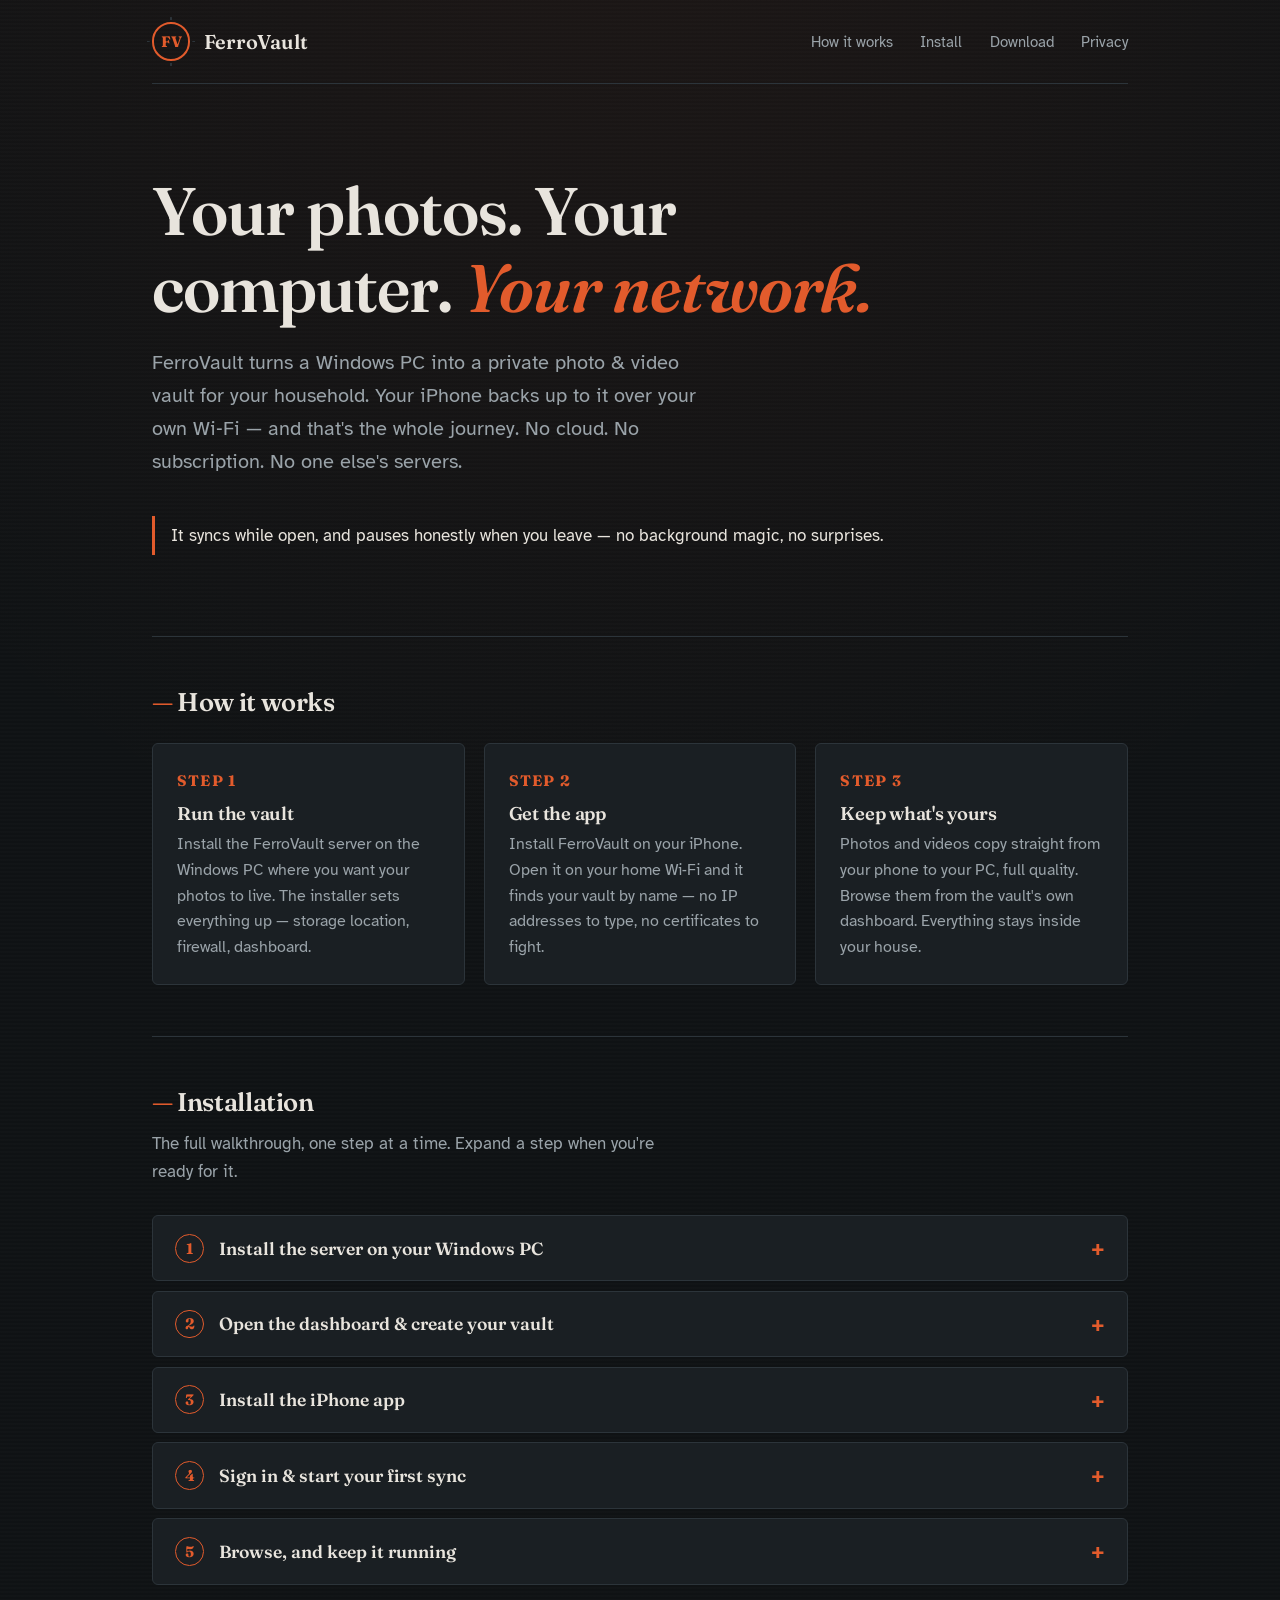
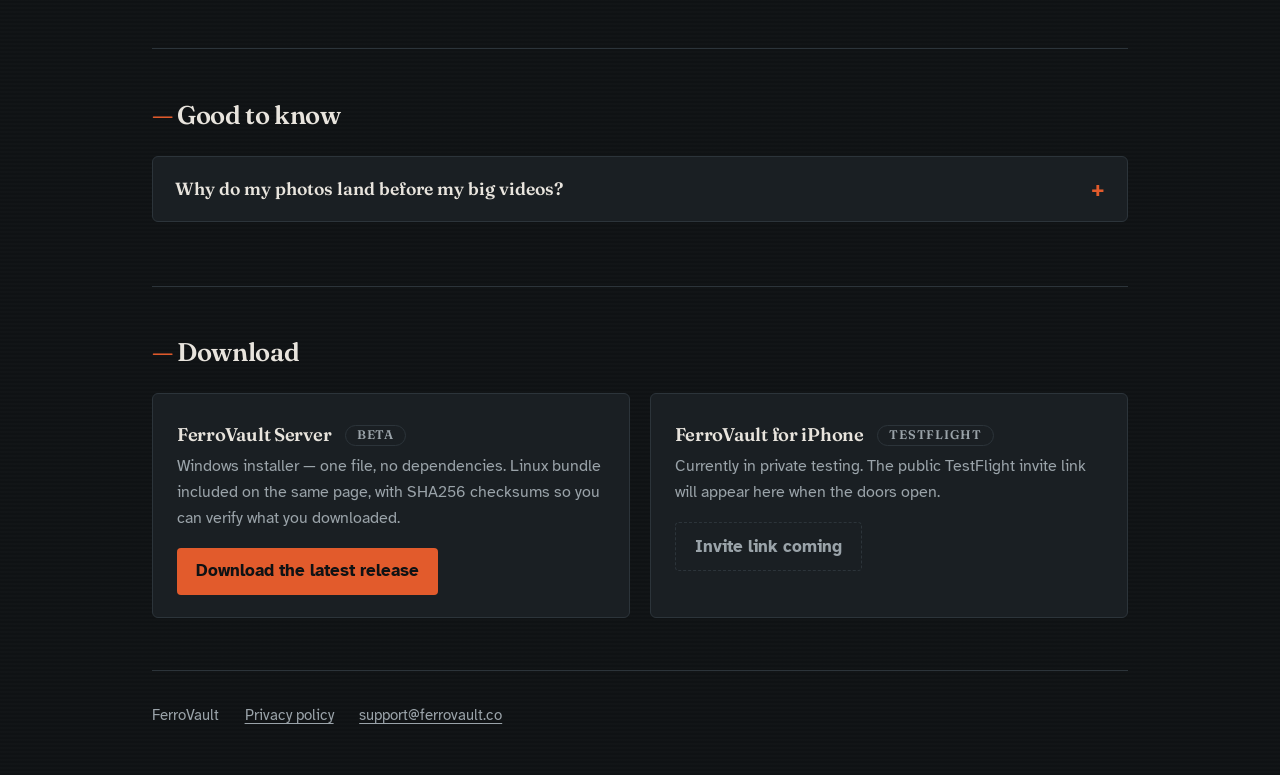
<file: index.html>
<!DOCTYPE html>
<html lang="en">
<head>
<meta charset="utf-8">
<meta name="viewport" content="width=device-width, initial-scale=1">
<title>FerroVault — your photos, on your own computer</title>
<meta name="description" content="FerroVault is a self-hosted photo and video server for your home network. Your iPhone syncs to your own PC — no cloud, no accounts, no tracking.">
<link rel="preconnect" href="https://fonts.googleapis.com">
<link rel="preconnect" href="https://fonts.gstatic.com" crossorigin>
<link href="https://fonts.googleapis.com/css2?family=Fraunces:ital,wght@0,400;0,600;0,700;1,600&family=Atkinson+Hyperlegible:ital,wght@0,400;0,700;1,400&display=swap" rel="stylesheet">
<link rel="stylesheet" href="styles.css">
<link rel="icon" type="image/svg+xml" href="favicon.svg">
</head>
<body>
<div class="wrap">

  <header class="site">
    <div class="dial" aria-hidden="true">FV</div>
    <div class="name">FerroVault</div>
    <nav>
      <a href="#how">How it works</a>
      <a href="#install">Install</a>
      <a href="#download">Download</a>
      <a href="privacy.html">Privacy</a>
    </nav>
  </header>

  <main>
    <div class="hero">
      <h1>Your photos. Your computer. <em>Your network.</em></h1>
      <p class="lede">FerroVault turns a Windows PC into a private photo &amp; video vault for your household. Your iPhone backs up to it over your own Wi&#8209;Fi — and that's the whole journey. No cloud. No subscription. No one else's servers.</p>
      <p class="vow">It syncs while open, and pauses honestly when you leave — no background magic, no surprises.</p>
    </div>

    <section id="how">
      <h2>How it works</h2>
      <div class="cols">
        <div class="card">
          <span class="step">Step 1</span>
          <h3>Run the vault</h3>
          <p>Install the FerroVault server on the Windows PC where you want your photos to live. The installer sets everything up — storage location, firewall, dashboard.</p>
        </div>
        <div class="card">
          <span class="step">Step 2</span>
          <h3>Get the app</h3>
          <p>Install FerroVault on your iPhone. Open it on your home Wi&#8209;Fi and it finds your vault by name — no IP addresses to type, no certificates to fight.</p>
        </div>
        <div class="card">
          <span class="step">Step 3</span>
          <h3>Keep what's yours</h3>
          <p>Photos and videos copy straight from your phone to your PC, full quality. Browse them from the vault's own dashboard. Everything stays inside your house.</p>
        </div>
      </div>
    </section>

    <section id="install">
      <h2>Installation</h2>
      <p class="section-lede">The full walkthrough, one step at a time. Expand a step when you're ready for it.</p>

      <details class="acc">
        <summary><span class="acc-n">1</span> Install the server on your Windows PC</summary>
        <div class="acc-body">
          <p>Download the FerroVault installer (see <a href="#download">Download</a> below) and run it on the PC that will hold your library — ideally one that stays on and has room to grow.</p>
          <p>The installer is self-contained: it brings its own runtime, sets up the Windows service so the vault starts with your PC, and opens the one local-network port it needs. You'll choose a <strong>storage folder</strong> — point it at the drive with the space (an internal or always-connected external drive).</p>
        </div>
      </details>

      <details class="acc">
        <summary><span class="acc-n">2</span> Open the dashboard &amp; create your vault</summary>
        <div class="acc-body">
          <p>When setup finishes, the vault's dashboard opens in your browser on the PC. You'll create an <strong>admin account</strong> (this stays on your machine — there's no FerroVault account anywhere else) and confirm the storage location.</p>
          <p>That's the server done. It now waits quietly on your home network for your phone.</p>
        </div>
      </details>

      <details class="acc">
        <summary><span class="acc-n">3</span> Install the iPhone app</summary>
        <div class="acc-body">
          <p>Get FerroVault for iPhone (see <a href="#download">Download</a>). During the testing period it's delivered through Apple's TestFlight; a public App Store release follows.</p>
          <p>Open the app while your phone is on the <strong>same Wi-Fi</strong> as the PC. It scans the local network and lists your vault by name — tap it to connect. No IP addresses, no certificate prompts.</p>
        </div>
      </details>

      <details class="acc">
        <summary><span class="acc-n">4</span> Sign in &amp; start your first sync</summary>
        <div class="acc-body">
          <p>Sign in with the admin account you made on the dashboard. Grant the app access to your photos when iOS asks.</p>
          <p>Choose how much to bring over — everything, or a recent window — and start the sync. Photos and videos copy at full quality straight to your PC. <strong>Keep the app open</strong> while it runs; it shows live progress and pauses honestly if you switch away, so nothing is ever half-done in secret.</p>
        </div>
      </details>

      <details class="acc">
        <summary><span class="acc-n">5</span> Browse, and keep it running</summary>
        <div class="acc-body">
          <p>Everything in your vault is browsable from the dashboard on the PC — by date, album, or search — and the files sit in a plain, human-readable folder structure on disk. They're <em>your</em> files; you can open them in Explorer any time.</p>
          <p>Leave the PC on and FerroVault keeps catching new photos each time you open the app on your home network. That's the whole rhythm.</p>
        </div>
      </details>
    </section>

    <section id="faq">
      <h2>Good to know</h2>
      <details class="acc">
        <summary>Why do my photos land before my big videos?</summary>
        <div class="acc-body">
          <p>By default, FerroVault syncs your <strong>smaller files first</strong> — photos pour in quickly, your library fills out fast, and space on your phone frees up sooner. The large videos follow behind. Prefer the big files out of the way first? There's a toggle in the app to prioritize them instead.</p>
        </div>
      </details>
    </section>

    <section id="download">
      <h2>Download</h2>
      <div class="dl">
        <div class="card">
          <h3>FerroVault Server <span class="badge">Beta</span></h3>
          <p>Windows installer — one file, no dependencies. Linux bundle included on the same page, with SHA256 checksums so you can verify what you downloaded.</p>
          <a class="btn" href="https://github.com/matachan/ferrovault-dist/releases/latest" rel="noopener">Download the latest release</a>
        </div>
        <div class="card">
          <h3>FerroVault for iPhone <span class="badge">TestFlight</span></h3>
          <p>Currently in private testing. The public TestFlight invite link will appear here when the doors open.</p>
          <a class="btn" aria-disabled="true">Invite link coming</a>
        </div>
      </div>
    </section>
  </main>

  <footer class="site">
    <span>FerroVault</span>
    <a href="privacy.html">Privacy policy</a>
    <a href="mailto:support@ferrovault.co">support@ferrovault.co</a>
  </footer>

</div>
</body>
</html>
</file>
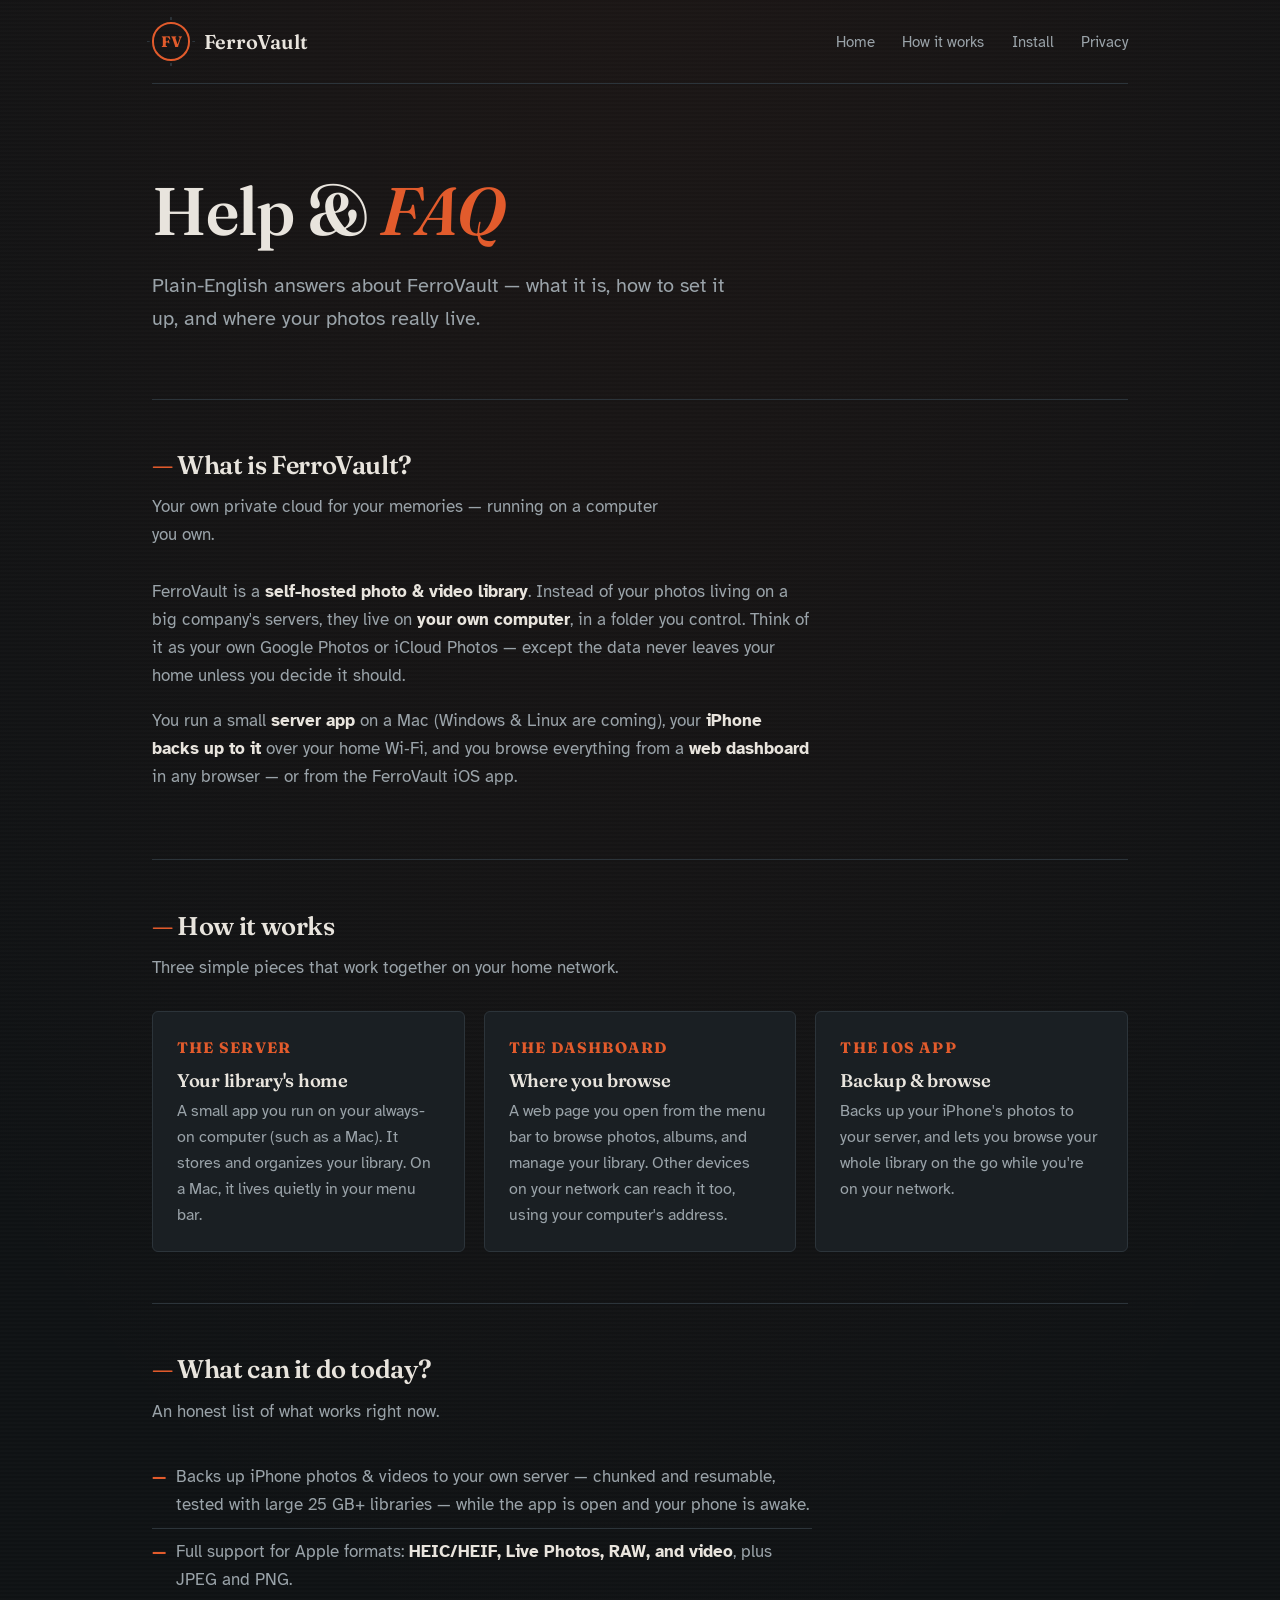
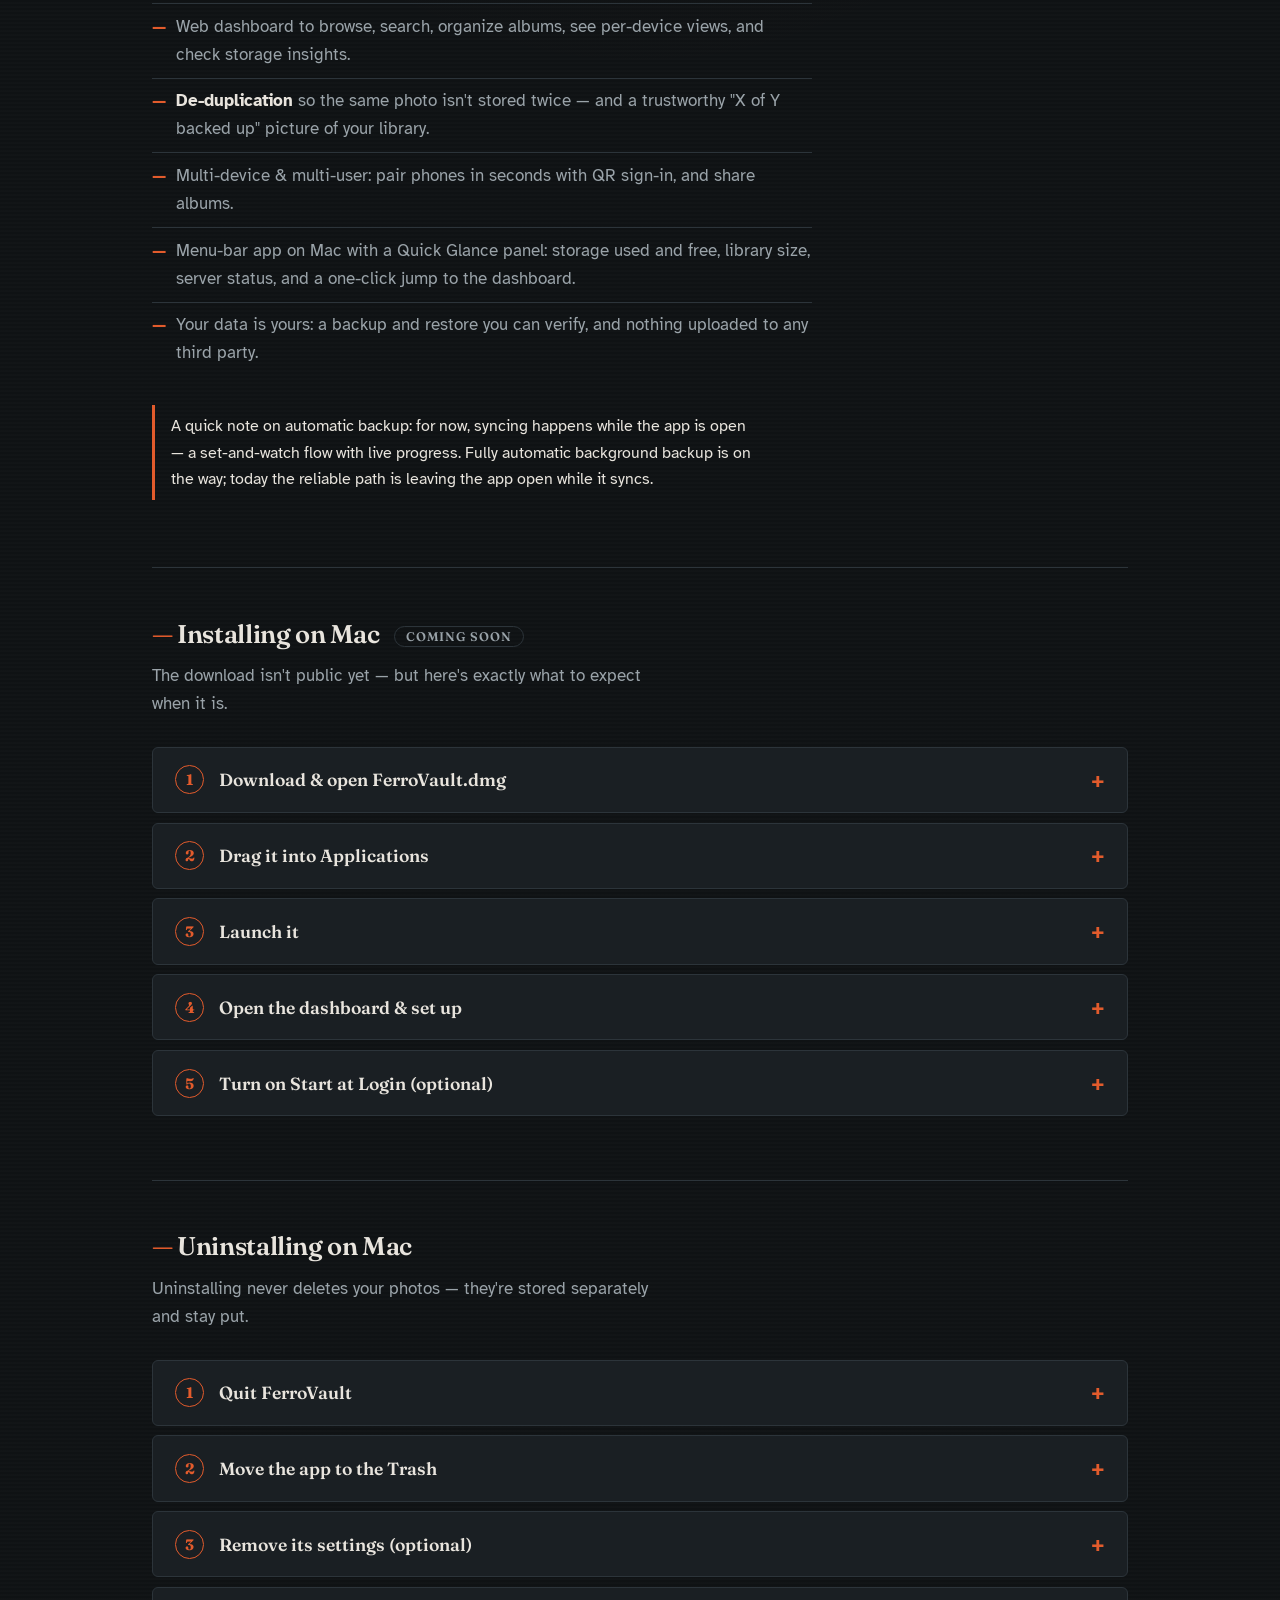
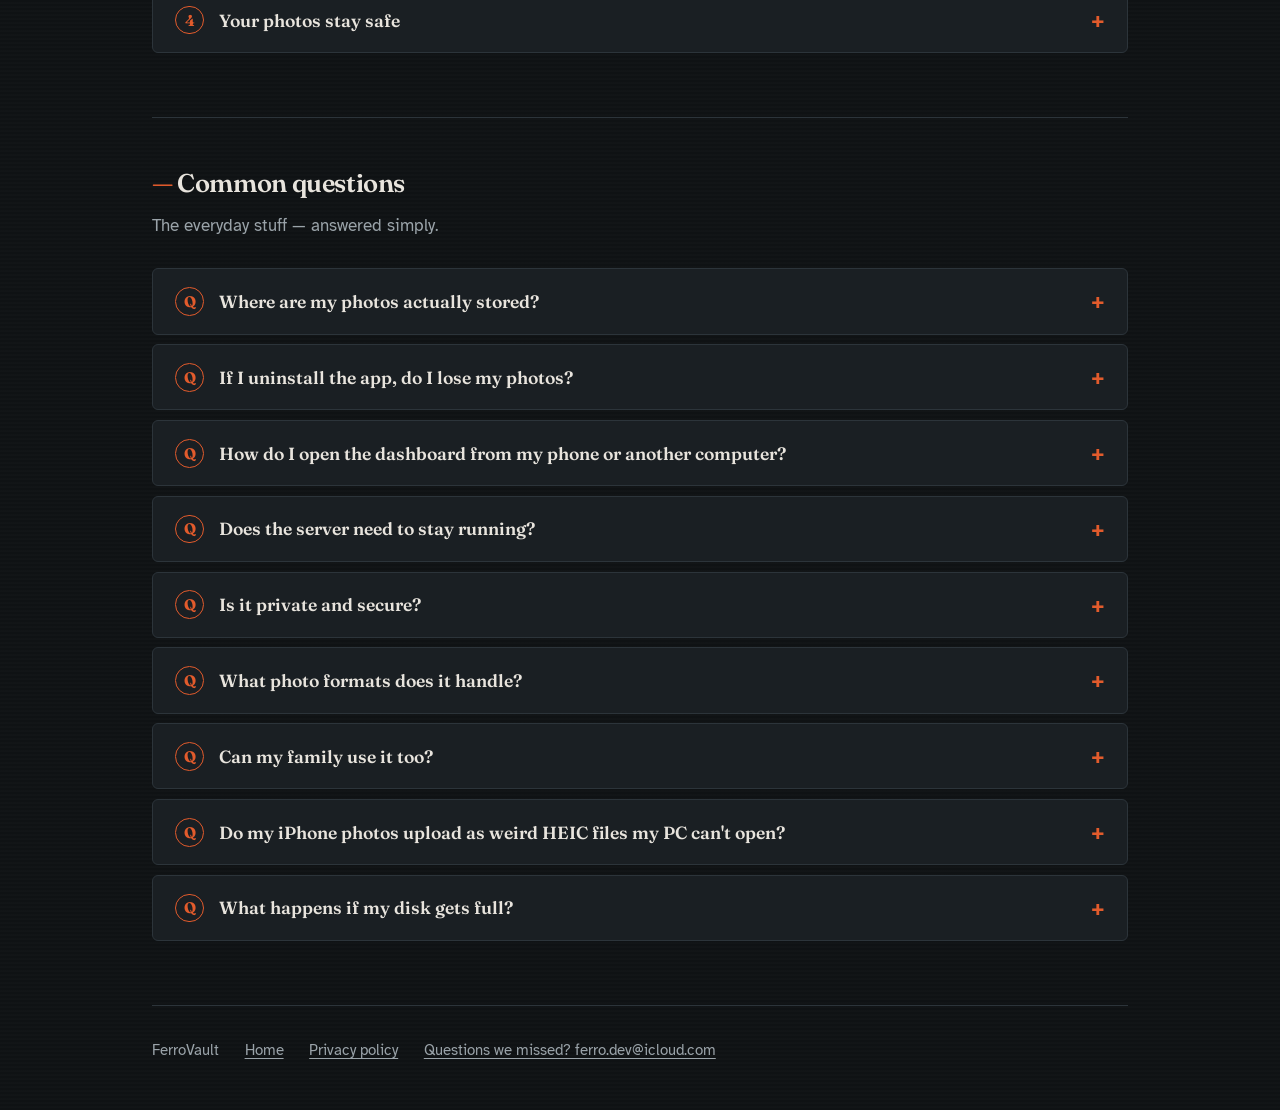
<file: faq.html>
<!DOCTYPE html>
<html lang="en">
<head>
<meta charset="utf-8">
<meta name="viewport" content="width=device-width, initial-scale=1">
<title>FerroVault — Help &amp; FAQ</title>
<meta name="description" content="Friendly answers about FerroVault: what it is, how to install and uninstall it, what it can do today, and where your photos actually live.">
<link rel="preconnect" href="https://fonts.googleapis.com">
<link rel="preconnect" href="https://fonts.gstatic.com" crossorigin>
<link href="https://fonts.googleapis.com/css2?family=Fraunces:ital,wght@0,400;0,600;0,700;1,600&family=Atkinson+Hyperlegible:ital,wght@0,400;0,700;1,400&display=swap" rel="stylesheet">
<link rel="stylesheet" href="styles.css">
<link rel="icon" type="image/svg+xml" href="favicon.svg">
</head>
<body>
<div class="wrap">

  <header class="site">
    <div class="dial" aria-hidden="true">FV</div>
    <div class="name"><a href="index.html" style="color:inherit;text-decoration:none">FerroVault</a></div>
    <nav>
      <a href="index.html">Home</a>
      <a href="index.html#how">How it works</a>
      <a href="index.html#install">Install</a>
      <a href="privacy.html">Privacy</a>
    </nav>
  </header>

  <main>
    <div class="hero">
      <h1>Help &amp; <em>FAQ</em></h1>
      <p class="lede">Plain-English answers about FerroVault — what it is, how to set it up, and where your photos really live.</p>
    </div>

    <section id="what">
      <h2>What is FerroVault?</h2>
      <p class="section-lede">Your own private cloud for your memories — running on a computer you own.</p>
      <p style="color:var(--muted); max-width:60ch;">FerroVault is a <strong style="color:var(--text)">self-hosted photo &amp; video library</strong>. Instead of your photos living on a big company's servers, they live on <strong style="color:var(--text)">your own computer</strong>, in a folder you control. Think of it as your own Google&nbsp;Photos or iCloud&nbsp;Photos — except the data never leaves your home unless you decide it should.</p>
      <p style="color:var(--muted); max-width:60ch;">You run a small <strong style="color:var(--text)">server app</strong> on a Mac (Windows &amp; Linux are coming), your <strong style="color:var(--text)">iPhone backs up to it</strong> over your home Wi&#8209;Fi, and you browse everything from a <strong style="color:var(--text)">web dashboard</strong> in any browser — or from the FerroVault iOS app.</p>
    </section>

    <section id="how">
      <h2>How it works</h2>
      <p class="section-lede">Three simple pieces that work together on your home network.</p>
      <div class="cols">
        <div class="card">
          <span class="step">The server</span>
          <h3>Your library's home</h3>
          <p>A small app you run on your always-on computer (such as a Mac). It stores and organizes your library. On a Mac, it lives quietly in your menu bar.</p>
        </div>
        <div class="card">
          <span class="step">The dashboard</span>
          <h3>Where you browse</h3>
          <p>A web page you open from the menu bar to browse photos, albums, and manage your library. Other devices on your network can reach it too, using your computer's address.</p>
        </div>
        <div class="card">
          <span class="step">The iOS app</span>
          <h3>Backup &amp; browse</h3>
          <p>Backs up your iPhone's photos to your server, and lets you browse your whole library on the go while you're on your network.</p>
        </div>
      </div>
    </section>

    <section id="features">
      <h2>What can it do today?</h2>
      <p class="section-lede">An honest list of what works right now.</p>
      <ul class="feat">
        <li>Backs up iPhone photos &amp; videos to your own server — chunked and resumable, tested with large 25&nbsp;GB+ libraries — while the app is open and your phone is awake.</li>
        <li>Full support for Apple formats: <strong>HEIC/HEIF, Live Photos, RAW, and video</strong>, plus JPEG and PNG.</li>
        <li>Web dashboard to browse, search, organize albums, see per-device views, and check storage insights.</li>
        <li><strong>De-duplication</strong> so the same photo isn't stored twice — and a trustworthy "X of Y backed up" picture of your library.</li>
        <li>Multi-device &amp; multi-user: pair phones in seconds with QR sign-in, and share albums.</li>
        <li>Menu-bar app on Mac with a Quick Glance panel: storage used and free, library size, server status, and a one-click jump to the dashboard.</li>
        <li>Your data is yours: a backup and restore you can verify, and nothing uploaded to any third party.</li>
      </ul>
      <p class="note">A quick note on automatic backup: for now, syncing happens while the app is open — a set-and-watch flow with live progress. Fully automatic background backup is on the way; today the reliable path is leaving the app open while it syncs.</p>
    </section>

    <section id="install">
      <h2>Installing on Mac <span class="badge">Coming&nbsp;soon</span></h2>
      <p class="section-lede">The download isn't public yet — but here's exactly what to expect when it is.</p>

      <details class="acc">
        <summary><span class="acc-n">1</span> Download &amp; open FerroVault.dmg</summary>
        <div class="acc-body">
          <p>Download <strong>FerroVault.dmg</strong> (coming soon) and double-click to open it.</p>
        </div>
      </details>

      <details class="acc">
        <summary><span class="acc-n">2</span> Drag it into Applications</summary>
        <div class="acc-body">
          <p>Drag <strong>FerroVault</strong> into your <strong>Applications</strong> folder, just like any Mac app.</p>
        </div>
      </details>

      <details class="acc">
        <summary><span class="acc-n">3</span> Launch it</summary>
        <div class="acc-body">
          <p>Open FerroVault. It appears in your <strong>menu bar</strong> (top-right of your screen) and starts your server automatically. Because the app is <strong>notarized by Apple</strong>, it opens normally — no scary "unidentified developer" warnings.</p>
        </div>
      </details>

      <details class="acc">
        <summary><span class="acc-n">4</span> Open the dashboard &amp; set up</summary>
        <div class="acc-body">
          <p>Click the menu-bar icon, choose <strong>Open Dashboard</strong>, and follow the quick setup to pick where your library lives and create your account.</p>
        </div>
      </details>

      <details class="acc">
        <summary><span class="acc-n">5</span> Turn on Start at Login (optional)</summary>
        <div class="acc-body">
          <p>Flip on <strong>Start at Login</strong> so your server is always ready whenever your phone wants to back up.</p>
        </div>
      </details>
    </section>

    <section id="uninstall">
      <h2>Uninstalling on Mac</h2>
      <p class="section-lede">Uninstalling never deletes your photos — they're stored separately and stay put.</p>

      <details class="acc">
        <summary><span class="acc-n">1</span> Quit FerroVault</summary>
        <div class="acc-body">
          <p>Click the menu-bar icon, turn off <strong>Start at Login</strong> (if it's on), then choose <strong>Quit FerroVault</strong>.</p>
        </div>
      </details>

      <details class="acc">
        <summary><span class="acc-n">2</span> Move the app to the Trash</summary>
        <div class="acc-body">
          <p>Drag <strong>FerroVault</strong> from your Applications folder to the <strong>Trash</strong>.</p>
        </div>
      </details>

      <details class="acc">
        <summary><span class="acc-n">3</span> Remove its settings (optional)</summary>
        <div class="acc-body">
          <p>For a clean slate, you can delete the app's settings folder at <code>~/Library/Application Support/FerroVault</code>. This is optional.</p>
        </div>
      </details>

      <details class="acc">
        <summary><span class="acc-n">4</span> Your photos stay safe</summary>
        <div class="acc-body">
          <p><strong>Your library and photos are separate and are NOT removed.</strong> They remain in the library folder you chose. Only delete that folder yourself if you also want to erase your media.</p>
        </div>
      </details>
    </section>

    <section id="questions">
      <h2>Common questions</h2>
      <p class="section-lede">The everyday stuff — answered simply.</p>

      <details class="acc">
        <summary><span class="acc-n">Q</span> Where are my photos actually stored?</summary>
        <div class="acc-body">
          <p>On your own computer, in the library folder you pick. They're never sent to FerroVault or any cloud company.</p>
        </div>
      </details>

      <details class="acc">
        <summary><span class="acc-n">Q</span> If I uninstall the app, do I lose my photos?</summary>
        <div class="acc-body">
          <p>No. The app and your photo library are separate — uninstalling removes the app, not your media.</p>
        </div>
      </details>

      <details class="acc">
        <summary><span class="acc-n">Q</span> How do I open the dashboard from my phone or another computer?</summary>
        <div class="acc-body">
          <p>Use your server's network address — your computer's IP, for example <code>http://192.168.1.50:5256</code>. The Mac menu bar has a <strong>Copy LAN URL</strong> button for exactly this. (<code>localhost</code> only works on the computer running the server.)</p>
        </div>
      </details>

      <details class="acc">
        <summary><span class="acc-n">Q</span> Does the server need to stay running?</summary>
        <div class="acc-body">
          <p>Yes — keep the app running (turning on <strong>Start at Login</strong> makes this effortless). Your phone backs up whenever it can reach the server on your network.</p>
        </div>
      </details>

      <details class="acc">
        <summary><span class="acc-n">Q</span> Is it private and secure?</summary>
        <div class="acc-body">
          <p>Your photos stay on your network unless you choose otherwise. The Mac app is Apple-notarized, and access requires your account.</p>
        </div>
      </details>

      <details class="acc">
        <summary><span class="acc-n">Q</span> What photo formats does it handle?</summary>
        <div class="acc-body">
          <p>HEIC/HEIF, Live Photos, RAW, JPEG, PNG, and video.</p>
        </div>
      </details>

      <details class="acc">
        <summary><span class="acc-n">Q</span> Can my family use it too?</summary>
        <div class="acc-body">
          <p>Yes — it supports multiple users and devices. Pair a new phone in seconds with a QR code.</p>
        </div>
      </details>

      <details class="acc">
        <summary><span class="acc-n">Q</span> Do my iPhone photos upload as weird HEIC files my PC can't open?</summary>
        <div class="acc-body">
          <p>FerroVault keeps your originals and can show and serve them properly. An export-to-JPEG option is on the roadmap.</p>
        </div>
      </details>

      <details class="acc">
        <summary><span class="acc-n">Q</span> What happens if my disk gets full?</summary>
        <div class="acc-body">
          <p>The menu-bar Quick Glance shows storage used and free, and warns you before you run out.</p>
        </div>
      </details>
    </section>
  </main>

  <footer class="site">
    <span>FerroVault</span>
    <a href="index.html">Home</a>
    <a href="privacy.html">Privacy policy</a>
    <a href="mailto:ferro.dev@icloud.com">Questions we missed? ferro.dev@icloud.com</a>
  </footer>

</div>
</body>
</html>
</file>
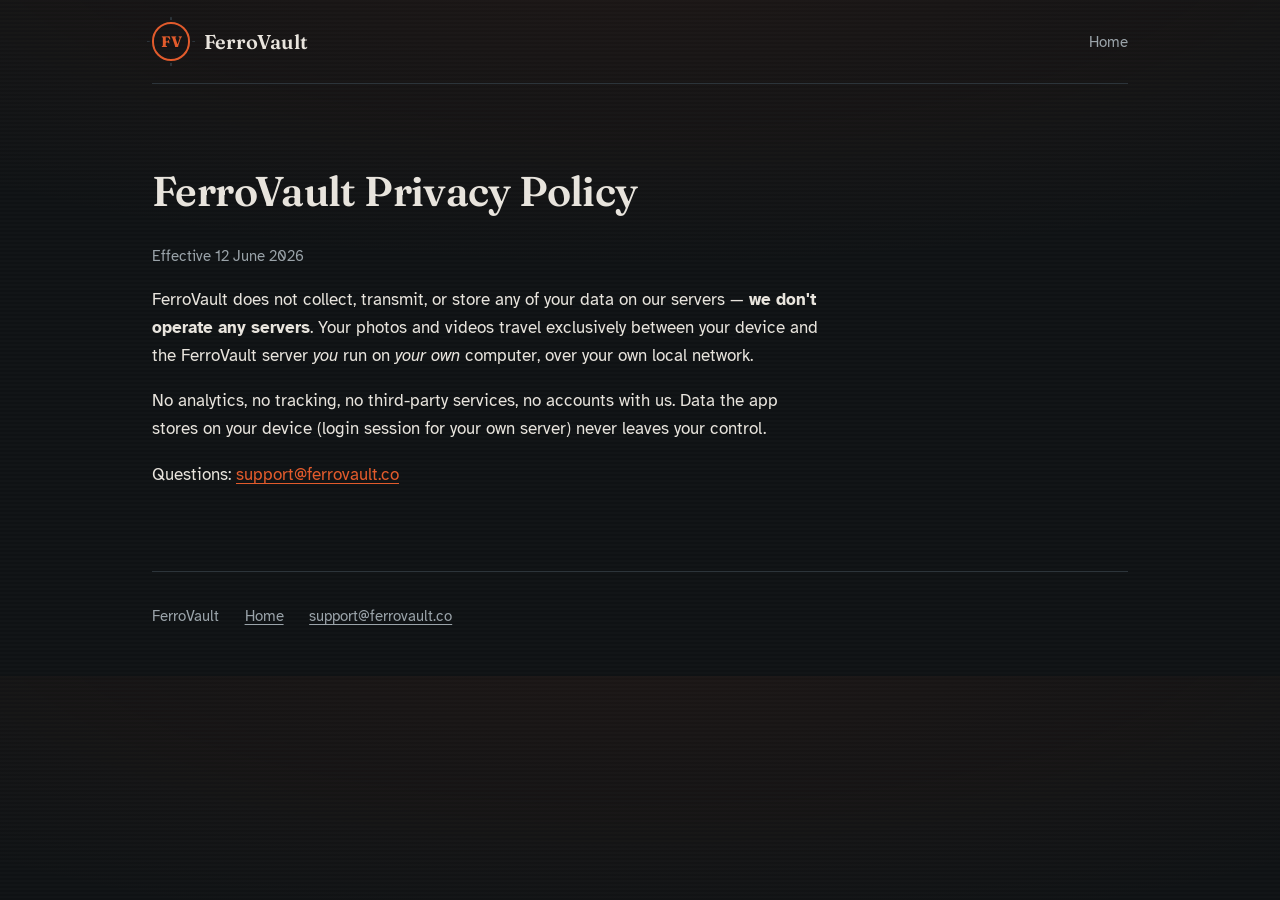
<file: privacy.html>
<!DOCTYPE html>
<html lang="en">
<head>
<meta charset="utf-8">
<meta name="viewport" content="width=device-width, initial-scale=1">
<title>FerroVault — Privacy Policy</title>
<meta name="description" content="FerroVault privacy policy: we don't collect, transmit, or store any of your data — we don't operate any servers.">
<link rel="preconnect" href="https://fonts.googleapis.com">
<link rel="preconnect" href="https://fonts.gstatic.com" crossorigin>
<link href="https://fonts.googleapis.com/css2?family=Fraunces:ital,wght@0,400;0,600;0,700;1,600&family=Atkinson+Hyperlegible:ital,wght@0,400;0,700;1,400&display=swap" rel="stylesheet">
<link rel="stylesheet" href="styles.css">
<link rel="icon" type="image/svg+xml" href="favicon.svg">
</head>
<body>
<div class="wrap">

  <header class="site">
    <div class="dial" aria-hidden="true">FV</div>
    <div class="name"><a href="index.html" style="color:inherit;text-decoration:none">FerroVault</a></div>
    <nav>
      <a href="index.html">Home</a>
    </nav>
  </header>

  <main class="prose">
    <h1>FerroVault Privacy Policy</h1>
    <p class="updated">Effective 12 June 2026</p>

    <p>FerroVault does not collect, transmit, or store any of your data on our servers — <strong>we don't operate any servers</strong>. Your photos and videos travel exclusively between your device and the FerroVault server <em>you</em> run on <em>your own</em> computer, over your own local network.</p>

    <p>No analytics, no tracking, no third-party services, no accounts with us. Data the app stores on your device (login session for your own server) never leaves your control.</p>

    <p>Questions: <a href="mailto:support@ferrovault.co">support@ferrovault.co</a></p>
  </main>

  <footer class="site">
    <span>FerroVault</span>
    <a href="index.html">Home</a>
    <a href="mailto:support@ferrovault.co">support@ferrovault.co</a>
  </footer>

</div>
</body>
</html>
</file>
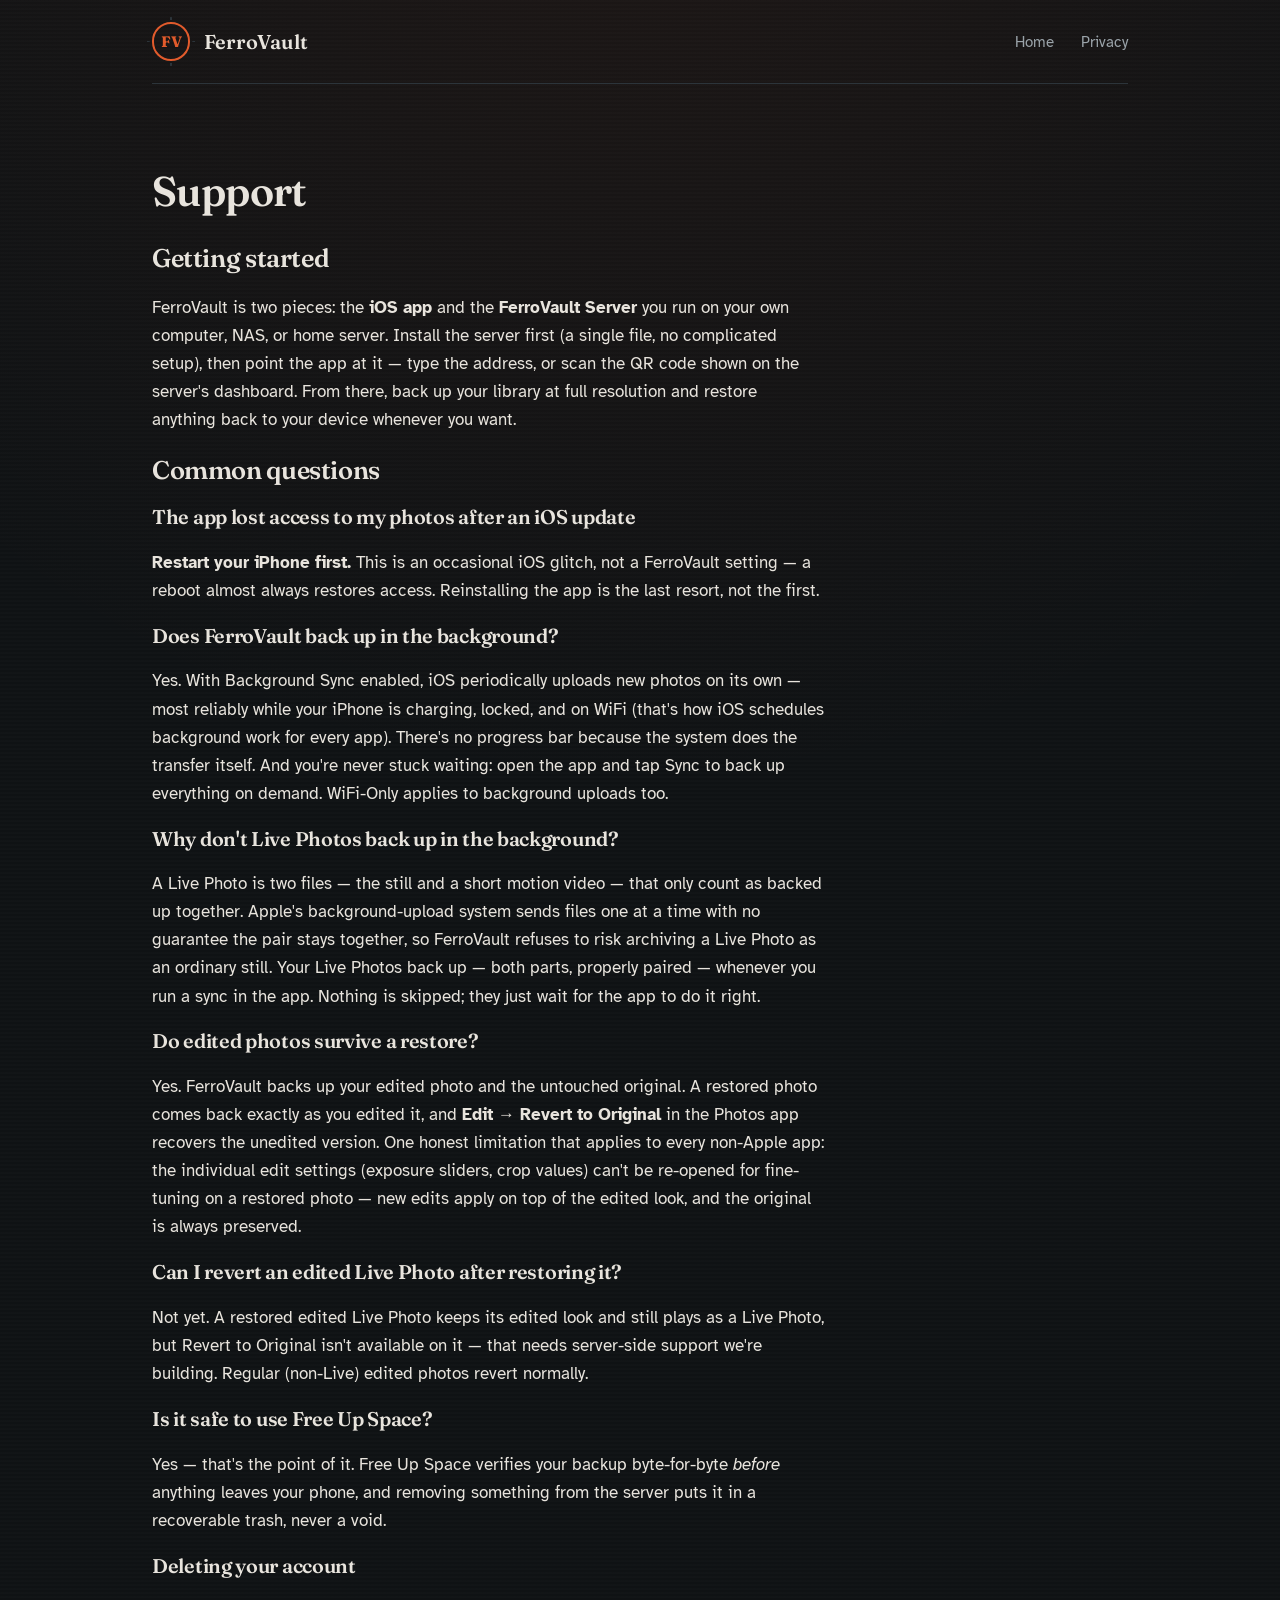
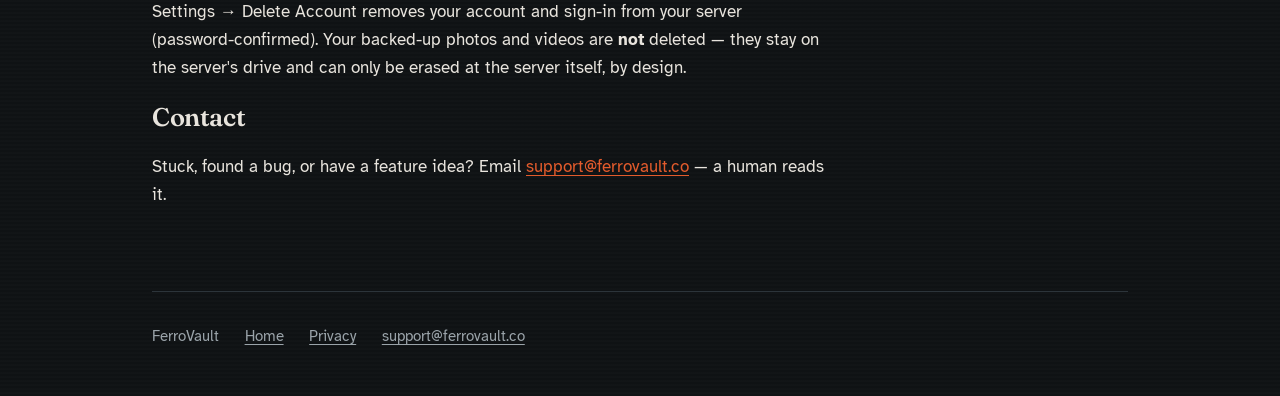
<file: support.html>
<!DOCTYPE html>
<html lang="en">
<head>
<meta charset="utf-8">
<meta name="viewport" content="width=device-width, initial-scale=1">
<title>FerroVault — Support</title>
<meta name="description" content="FerroVault support: getting started, common questions, and how to reach us.">
<link rel="preconnect" href="https://fonts.googleapis.com">
<link rel="preconnect" href="https://fonts.gstatic.com" crossorigin>
<link href="https://fonts.googleapis.com/css2?family=Fraunces:ital,wght@0,400;0,600;0,700;1,600&family=Atkinson+Hyperlegible:ital,wght@0,400;0,700;1,400&display=swap" rel="stylesheet">
<link rel="stylesheet" href="styles.css">
<link rel="icon" type="image/svg+xml" href="favicon.svg">
</head>
<body>
<div class="wrap">

  <header class="site">
    <div class="dial" aria-hidden="true">FV</div>
    <div class="name"><a href="index.html" style="color:inherit;text-decoration:none">FerroVault</a></div>
    <nav>
      <a href="index.html">Home</a>
      <a href="privacy.html">Privacy</a>
    </nav>
  </header>

  <main class="prose">
    <h1>Support</h1>

    <h2>Getting started</h2>
    <p>FerroVault is two pieces: the <strong>iOS app</strong> and the <strong>FerroVault Server</strong> you run on your own computer, NAS, or home server. Install the server first (a single file, no complicated setup), then point the app at it — type the address, or scan the QR code shown on the server's dashboard. From there, back up your library at full resolution and restore anything back to your device whenever you want.</p>

    <h2>Common questions</h2>

    <h3>The app lost access to my photos after an iOS update</h3>
    <p><strong>Restart your iPhone first.</strong> This is an occasional iOS glitch, not a FerroVault setting — a reboot almost always restores access. Reinstalling the app is the last resort, not the first.</p>

    <h3>Does FerroVault back up in the background?</h3>
    <p>Yes. With Background Sync enabled, iOS periodically uploads new photos on its own — most reliably while your iPhone is charging, locked, and on WiFi (that's how iOS schedules background work for every app). There's no progress bar because the system does the transfer itself. And you're never stuck waiting: open the app and tap Sync to back up everything on demand. WiFi-Only applies to background uploads too.</p>

    <h3>Why don't Live Photos back up in the background?</h3>
    <p>A Live Photo is two files — the still and a short motion video — that only count as backed up together. Apple's background-upload system sends files one at a time with no guarantee the pair stays together, so FerroVault refuses to risk archiving a Live Photo as an ordinary still. Your Live Photos back up — both parts, properly paired — whenever you run a sync in the app. Nothing is skipped; they just wait for the app to do it right.</p>

    <h3>Do edited photos survive a restore?</h3>
    <p>Yes. FerroVault backs up your edited photo and the untouched original. A restored photo comes back exactly as you edited it, and <strong>Edit → Revert to Original</strong> in the Photos app recovers the unedited version. One honest limitation that applies to every non-Apple app: the individual edit settings (exposure sliders, crop values) can't be re-opened for fine-tuning on a restored photo — new edits apply on top of the edited look, and the original is always preserved.</p>

    <h3>Can I revert an edited Live Photo after restoring it?</h3>
    <p>Not yet. A restored edited Live Photo keeps its edited look and still plays as a Live Photo, but Revert to Original isn't available on it — that needs server-side support we're building. Regular (non-Live) edited photos revert normally.</p>

    <h3>Is it safe to use Free Up Space?</h3>
    <p>Yes — that's the point of it. Free Up Space verifies your backup byte-for-byte <em>before</em> anything leaves your phone, and removing something from the server puts it in a recoverable trash, never a void.</p>

    <h3>Deleting your account</h3>
    <p>Settings → Delete Account removes your account and sign-in from your server (password-confirmed). Your backed-up photos and videos are <strong>not</strong> deleted — they stay on the server's drive and can only be erased at the server itself, by design.</p>

    <h2>Contact</h2>
    <p>Stuck, found a bug, or have a feature idea? Email <a href="mailto:support@ferrovault.co">support@ferrovault.co</a> — a human reads it.</p>
  </main>

  <footer class="site">
    <span>FerroVault</span>
    <a href="index.html">Home</a>
    <a href="privacy.html">Privacy</a>
    <a href="mailto:support@ferrovault.co">support@ferrovault.co</a>
  </footer>

</div>
</body>
</html>
</file>
<file: styles.css>
/* FerroVault — public site. Plain CSS, no build step. */

:root {
  --ink: #0f1214;          /* near-black, slightly warm */
  --iron: #1a1f23;         /* panel */
  --seam: #2c343a;         /* hairline borders */
  --text: #e8e4dd;         /* warm paper-white */
  --muted: #9aa3a9;
  --ember: #e25b2c;        /* the one accent: oxidized iron */
  --ember-dim: #b34723;
  --max: 64rem;
}

* { box-sizing: border-box; }

html { scroll-behavior: smooth; }

body {
  margin: 0;
  background: var(--ink);
  color: var(--text);
  font-family: "Atkinson Hyperlegible", sans-serif;
  font-size: 1.0625rem;
  line-height: 1.65;
  /* faint grain so the dark field isn't dead flat */
  background-image:
    radial-gradient(ellipse 80% 50% at 50% -10%, rgba(226, 91, 44, 0.07), transparent),
    repeating-linear-gradient(0deg, transparent 0 2px, rgba(255,255,255,0.012) 2px 4px);
}

h1, h2, h3 {
  font-family: "Fraunces", serif;
  font-weight: 600;
  letter-spacing: -0.015em;
  line-height: 1.15;
}

a { color: var(--ember); text-decoration-thickness: 1px; text-underline-offset: 3px; }
a:hover { color: #f07a4d; }

.wrap { max-width: var(--max); margin: 0 auto; padding: 0 1.5rem; }

/* ---------- header ---------- */

header.site {
  display: flex; align-items: center; gap: 0.85rem;
  padding: 1.4rem 0;
  border-bottom: 1px solid var(--seam);
}

.dial {
  width: 2.4rem; height: 2.4rem; flex: none;
  border-radius: 50%;
  border: 2px solid var(--ember);
  position: relative;
  display: grid; place-items: center;
  font-family: "Fraunces", serif;
  font-size: 0.95rem; font-weight: 700; color: var(--ember);
}
/* vault-dial notches */
.dial::before {
  content: ""; position: absolute; inset: -7px;
  border-radius: 50%;
  background:
    conic-gradient(from 0deg,
      var(--seam) 0 2deg, transparent 2deg 88deg,
      var(--seam) 88deg 92deg, transparent 92deg 178deg,
      var(--seam) 178deg 182deg, transparent 182deg 268deg,
      var(--seam) 268deg 272deg, transparent 272deg 358deg,
      var(--seam) 358deg 360deg);
  -webkit-mask: radial-gradient(circle, transparent 62%, #000 63%);
          mask: radial-gradient(circle, transparent 62%, #000 63%);
}

header.site .name {
  font-family: "Fraunces", serif;
  font-size: 1.25rem; font-weight: 600;
}
header.site nav { margin-left: auto; }
header.site nav a { color: var(--muted); text-decoration: none; margin-left: 1.4rem; font-size: 0.95rem; }
header.site nav a:hover { color: var(--text); }

/* ---------- hero ---------- */

.hero { padding: 5.5rem 0 4rem; }

.hero h1 {
  font-size: clamp(2.4rem, 6vw, 4.2rem);
  margin: 0 0 1.2rem;
  max-width: 18ch;
}
.hero h1 em {
  font-style: italic;
  color: var(--ember);
}

.hero p.lede {
  font-size: 1.25rem; color: var(--muted);
  max-width: 44ch; margin: 0;
}

.hero .vow {
  margin-top: 2.4rem;
  display: inline-block;
  border-left: 3px solid var(--ember);
  padding: 0.35rem 0 0.35rem 1rem;
  color: var(--text);
  font-size: 1.05rem;
}

/* staggered load-in */
.hero > * { opacity: 0; transform: translateY(10px); animation: rise 0.7s ease forwards; }
.hero > *:nth-child(2) { animation-delay: 0.12s; }
.hero > *:nth-child(3) { animation-delay: 0.24s; }
@keyframes rise { to { opacity: 1; transform: none; } }
@media (prefers-reduced-motion: reduce) {
  .hero > * { animation: none; opacity: 1; transform: none; }
}

/* ---------- sections ---------- */

section { padding: 3.2rem 0; border-top: 1px solid var(--seam); }

section h2 {
  font-size: 1.6rem; margin: 0 0 1.6rem;
}
section h2::before {
  content: "— ";
  color: var(--ember);
}

.cols {
  display: grid; gap: 1.2rem;
  grid-template-columns: repeat(auto-fit, minmax(15rem, 1fr));
}

.card {
  background: var(--iron);
  border: 1px solid var(--seam);
  border-radius: 6px;
  padding: 1.4rem 1.5rem;
}
.card .step {
  font-family: "Fraunces", serif;
  color: var(--ember); font-size: 0.95rem; font-weight: 700;
  letter-spacing: 0.08em; text-transform: uppercase;
}
.card h3 { font-size: 1.15rem; margin: 0.5rem 0 0.5rem; }
.card p { margin: 0; color: var(--muted); font-size: 0.98rem; }

/* ---------- download ---------- */

.dl {
  display: flex; flex-wrap: wrap; gap: 1.2rem; align-items: stretch;
}
.dl .card { flex: 1 1 18rem; }

.badge {
  display: inline-block;
  font-size: 0.78rem; letter-spacing: 0.06em; text-transform: uppercase;
  border: 1px solid var(--seam); border-radius: 999px;
  padding: 0.15rem 0.7rem; color: var(--muted);
  margin-left: 0.6rem; vertical-align: 2px;
}
.badge.live { border-color: var(--ember); color: var(--ember); }

.btn {
  display: inline-block; margin-top: 1rem;
  background: var(--ember); color: var(--ink);
  font-weight: 700; text-decoration: none;
  padding: 0.6rem 1.2rem; border-radius: 4px;
}
.btn:hover { background: #f07a4d; color: var(--ink); }
.btn[aria-disabled="true"] {
  background: transparent; color: var(--muted);
  border: 1px dashed var(--seam); cursor: default;
}

/* ---------- prose (privacy page) ---------- */

.prose { max-width: 42rem; padding: 3.5rem 0 4rem; }
.prose h1 { font-size: clamp(1.9rem, 4vw, 2.6rem); }
.prose .updated { color: var(--muted); font-size: 0.92rem; }
.prose p { margin: 1.1rem 0; }
.prose strong { color: var(--text); }

/* ---------- footer ---------- */

footer.site {
  border-top: 1px solid var(--seam);
  padding: 2rem 0 3rem;
  color: var(--muted); font-size: 0.92rem;
  display: flex; flex-wrap: wrap; gap: 0.4rem 1.6rem;
}
footer.site a { color: var(--muted); }
footer.site a:hover { color: var(--text); }

/* ---------- section lede + accordion (install steps) ---------- */

.section-lede {
  color: var(--muted);
  margin: -0.8rem 0 1.8rem;
  max-width: 46ch;
}

details.acc {
  background: var(--iron);
  border: 1px solid var(--seam);
  border-radius: 6px;
  margin-bottom: 0.8rem;
  overflow: hidden;
}
details.acc + details.acc { margin-top: -0.2rem; }

details.acc summary {
  list-style: none;
  cursor: pointer;
  padding: 1.1rem 1.4rem;
  display: flex; align-items: center; gap: 0.9rem;
  font-family: "Fraunces", serif;
  font-size: 1.1rem; font-weight: 600;
  color: var(--text);
  transition: background 0.15s ease;
}
details.acc summary::-webkit-details-marker { display: none; }
details.acc summary:hover { background: rgba(226, 91, 44, 0.05); }

/* the +/- affordance on the right */
details.acc summary::after {
  content: "+";
  margin-left: auto;
  font-family: "Atkinson Hyperlegible", sans-serif;
  font-size: 1.4rem; line-height: 1; color: var(--ember);
  transition: transform 0.2s ease;
}
details.acc[open] summary::after { content: "\2212"; /* minus */ }

.acc-n {
  flex: none;
  width: 1.8rem; height: 1.8rem;
  display: grid; place-items: center;
  border: 1.5px solid var(--ember); border-radius: 50%;
  color: var(--ember);
  font-size: 0.95rem; font-weight: 700;
}

.acc-body {
  padding: 0 1.4rem 1.3rem;
  border-top: 1px solid var(--seam);
}
.acc-body p { margin: 1rem 0 0; color: var(--muted); }
.acc-body strong { color: var(--text); }

@media (prefers-reduced-motion: no-preference) {
  details.acc[open] .acc-body { animation: rise 0.35s ease; }
}

/* ---------- faq: feature list, note callout, inline code ---------- */

ul.feat {
  list-style: none;
  margin: 0; padding: 0;
  max-width: 60ch;
}
ul.feat li {
  position: relative;
  padding: 0.55rem 0 0.55rem 1.5rem;
  border-top: 1px solid var(--seam);
  color: var(--muted);
}
ul.feat li:first-child { border-top: none; }
ul.feat li::before {
  content: "—";
  position: absolute; left: 0;
  color: var(--ember); font-weight: 700;
}
ul.feat li strong { color: var(--text); }

.note {
  margin-top: 1.8rem;
  border-left: 3px solid var(--ember);
  padding: 0.5rem 0 0.5rem 1rem;
  color: var(--text);
  font-size: 1rem;
  max-width: 60ch;
}

code {
  font-family: ui-monospace, "SF Mono", Menlo, monospace;
  font-size: 0.9em;
  background: var(--iron);
  border: 1px solid var(--seam);
  border-radius: 4px;
  padding: 0.1rem 0.4rem;
  color: var(--text);
}
</file>
